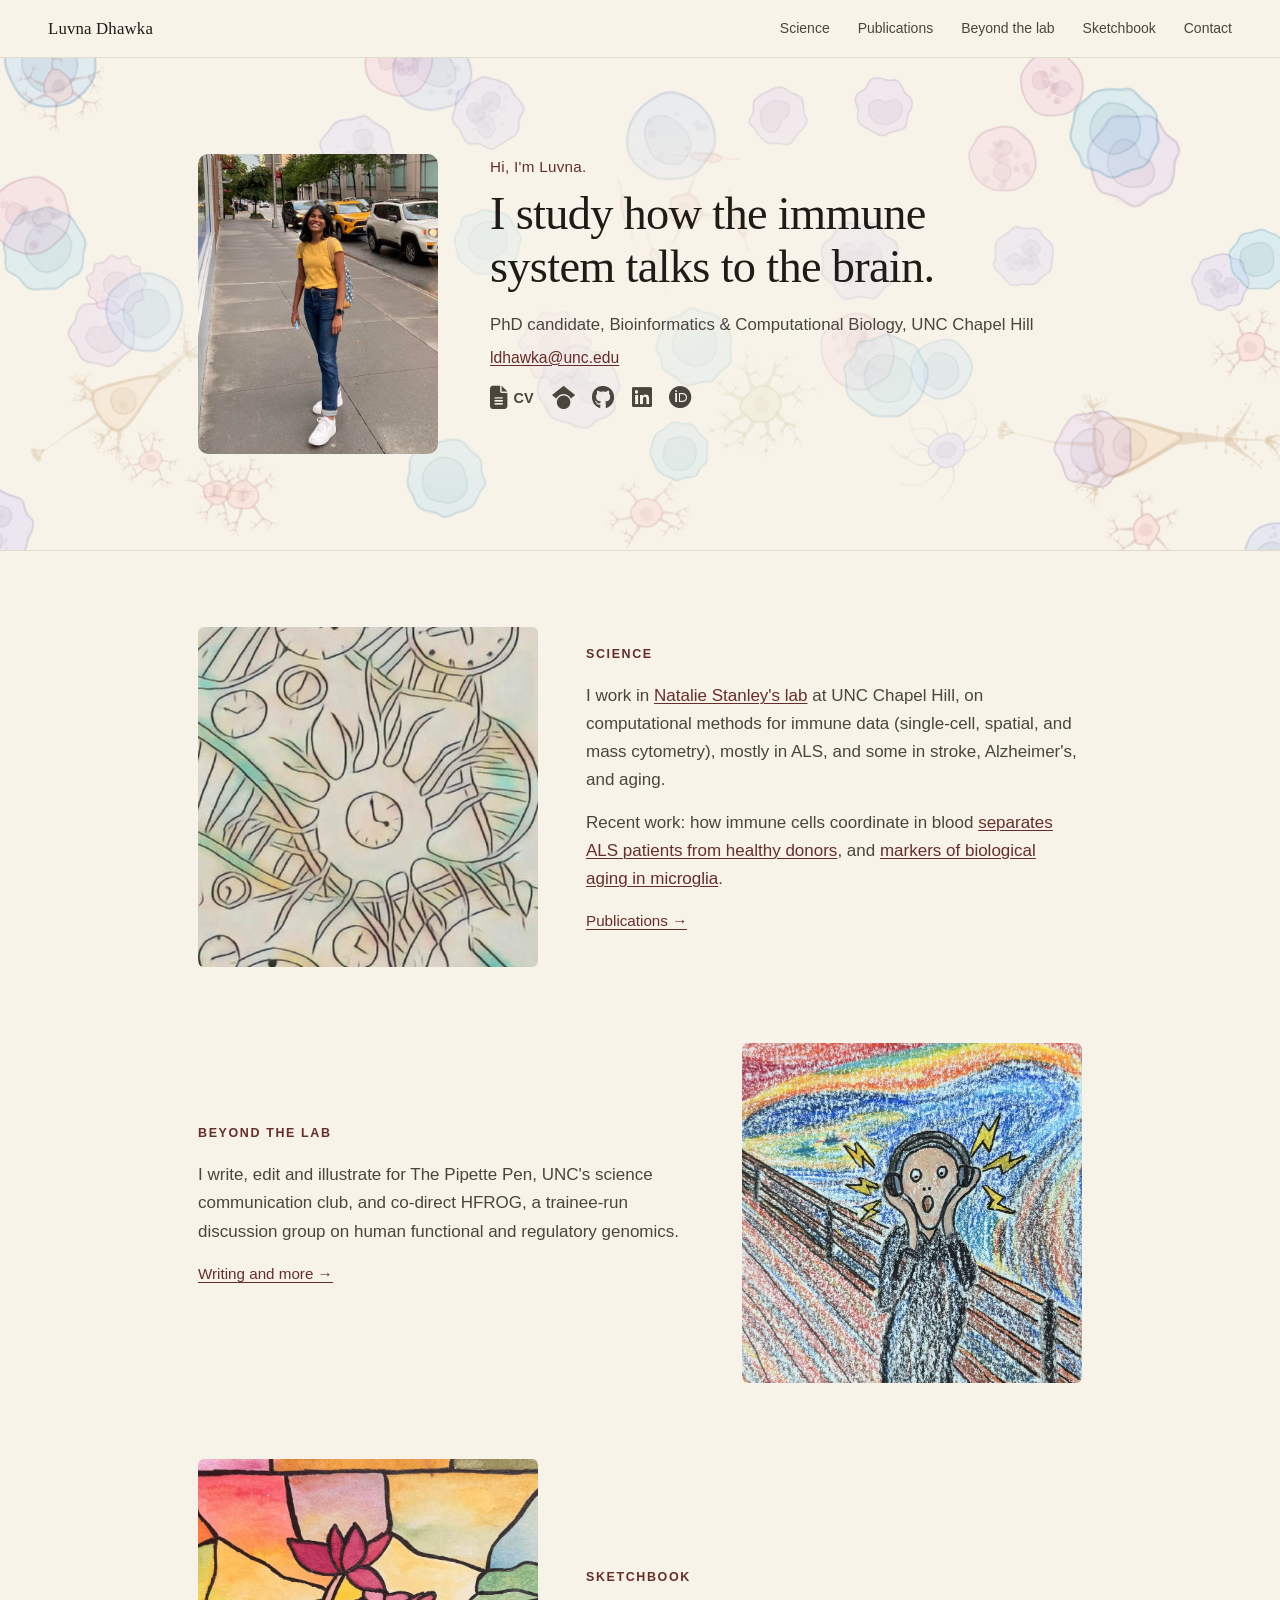
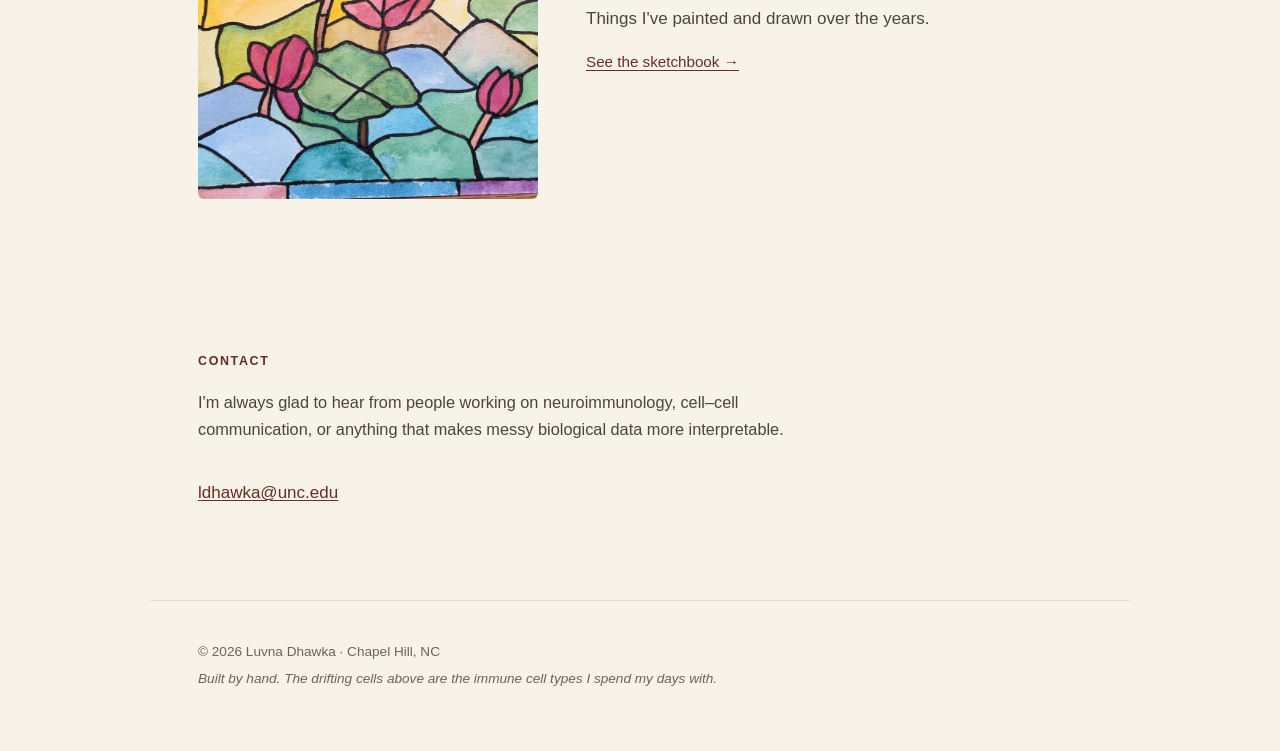
<file: index.html>
<!DOCTYPE html>
<html lang="en">
<head>
<meta charset="utf-8">
<meta name="viewport" content="width=device-width, initial-scale=1">
<title>Luvna Dhawka</title>
<meta name="description" content="Luvna Dhawka, PhD candidate in Bioinformatics and Computational Biology at UNC Chapel Hill, studying neuroimmune cell–cell communication in neurodegenerative disease.">
<meta name="author" content="Luvna Dhawka">

<meta property="og:title" content="Luvna Dhawka">
<meta property="og:description" content="PhD candidate in Bioinformatics and Computational Biology at UNC Chapel Hill. Neuroimmune cell–cell communication in neurodegeneration.">
<meta property="og:type" content="website">
<meta property="og:url" content="https://ldhawka.github.io/">

<link rel="stylesheet" href="https://cdnjs.cloudflare.com/ajax/libs/font-awesome/6.5.1/css/all.min.css" crossorigin="anonymous" referrerpolicy="no-referrer">
<link rel="stylesheet" href="style.css?v=2026-11-06d">
<link rel="icon" href="data:image/svg+xml,<svg xmlns='http://www.w3.org/2000/svg' viewBox='0 0 100 100'><text y='.9em' font-size='90'>🧠</text></svg>">
</head>
<body>

<a class="skip-link" href="#main">Skip to content</a>

<header class="site-header">
  <a class="wordmark" href="#top">Luvna&nbsp;Dhawka</a>
  <nav aria-label="Primary">
    <ul>
      <li><a href="#research">Science</a></li>
      <li><a href="publications.html">Publications</a></li>
      <li><a href="beyond.html">Beyond the lab</a></li>
      <li><a href="sketchbook.html">Sketchbook</a></li>
      <li><a href="#contact">Contact</a></li>
    </ul>
  </nav>
</header>

<main id="main">

  <!-- ───────────────────────── HERO ───────────────────────── -->
  <section id="top" class="hero">
    <canvas id="cell-net" aria-hidden="true"></canvas>

    <div class="hero-inner">
      <div class="portrait">
        <img src="images/portrait.jpg" alt="Luvna Dhawka smiling on a city sidewalk" width="640" height="800">
      </div>

      <div>
        <p class="eyebrow">Hi, I'm Luvna.</p>
        <h1>I study how the immune system talks to the brain.</h1>
        <p class="role">PhD candidate, Bioinformatics &amp; Computational Biology, UNC Chapel Hill</p>
        <p class="hero-email"><a href="mailto:ldhawka@unc.edu">ldhawka@unc.edu</a></p>

        <ul class="icon-links">
          <li><a href="assets/Luvna_Dhawka_CV.pdf" title="CV"><i class="fa-solid fa-file-lines" aria-hidden="true"></i><span>CV</span></a></li>
          <li><a href="https://scholar.google.com/citations?user=3wLXiAsAAAAJ&amp;hl=en" target="_blank" rel="noopener" title="Google Scholar" aria-label="Google Scholar"><i class="fa-brands fa-google-scholar" aria-hidden="true"></i></a></li>
          <li><a href="https://github.com/ldhawka" target="_blank" rel="noopener" title="GitHub" aria-label="GitHub"><i class="fa-brands fa-github" aria-hidden="true"></i></a></li>
          <li><a href="https://www.linkedin.com/in/luvna-dhawka-3a6896117/" target="_blank" rel="noopener" title="LinkedIn" aria-label="LinkedIn"><i class="fa-brands fa-linkedin" aria-hidden="true"></i></a></li>
          <li><a href="https://orcid.org/0000-0001-7666-3060" target="_blank" rel="noopener" title="ORCID" aria-label="ORCID"><i class="fa-brands fa-orcid" aria-hidden="true"></i></a></li>
        </ul>
      </div>
    </div>
  </section>

  <!-- ───────────────────────── SECTIONS ───────────────────────── -->
  <section id="research" class="block">
    <a class="block-img" href="publications.html"><img src="images/sketchbook/microglia-clocks-colour.jpg" width="460" height="460" alt="Line drawing of a branching microglial cell surrounded by clocks."></a>
    <div>
      <h2 class="section-title">Science</h2>
      <p>
        I work in <a href="https://www.nataliestanley.com/" target="_blank" rel="noopener">Natalie Stanley's lab</a>
        at UNC Chapel Hill, on computational methods for immune data (single-cell, spatial,
        and mass cytometry), mostly in ALS, and some in stroke, Alzheimer's, and aging.
      </p>
      <p>
        Recent work: how immune cells coordinate in blood
        <a href="https://doi.org/10.1101/2025.08.26.672381" target="_blank" rel="noopener">separates ALS patients from healthy donors</a>,
        and <a href="https://doi.org/10.1111/acel.70095" target="_blank" rel="noopener">markers of biological aging in microglia</a>.
      </p>
      <p><a class="more-link" href="publications.html">Publications<span aria-hidden="true"> →</span></a></p>
    </div>
  </section>

  <section id="beyond" class="block block-flip">
    <a class="block-img" href="beyond.html"><img src="images/sketchbook/3817.jpg" width="1089" height="1400" alt="A drawing in the style of Munch's The Scream: the screaming figure wears headphones, with yellow lightning bolts around its ears."></a>
    <div>
      <h2 class="section-title">Beyond the lab</h2>
      <p>
        I write, edit and illustrate for The Pipette Pen, UNC's science communication club,
        and co-direct HFROG, a trainee-run discussion group on human functional and
        regulatory genomics.
      </p>
      <p><a class="more-link" href="beyond.html">Writing and more<span aria-hidden="true"> →</span></a></p>
    </div>
  </section>

  <section id="sketchbook" class="block">
    <a class="block-img" href="sketchbook.html"><img src="images/sketchbook/4011.jpg" width="1400" height="929" alt="Stained-glass style painting of pink lotus flowers and leaves over water."></a>
    <div>
      <h2 class="section-title">Sketchbook</h2>
      <p>Things I've painted and drawn over the years.</p>
      <p><a class="more-link" href="sketchbook.html">See the sketchbook<span aria-hidden="true"> →</span></a></p>
    </div>
  </section>

  <!-- ───────────────────────── CONTACT ───────────────────────── -->
  <section id="contact" class="section">
    <h2 class="section-title">Contact</h2>
    <p class="section-intro">
      I'm always glad to hear from people working on neuroimmunology, cell–cell communication,
      or anything that makes messy biological data more interpretable.
    </p>
    <p><a href="mailto:ldhawka@unc.edu">ldhawka@unc.edu</a></p>
  </section>

</main>

<footer class="site-footer">
  <p>© <span id="year">2026</span> Luvna Dhawka · Chapel Hill, NC</p>
  <p class="colophon">Built by hand. The drifting cells above are the immune cell types I spend my days with.</p>
</footer>

<script src="cells.js?v=4" defer></script>
<script>document.getElementById('year').textContent = new Date().getFullYear();</script>
</body>
</html>
</file>
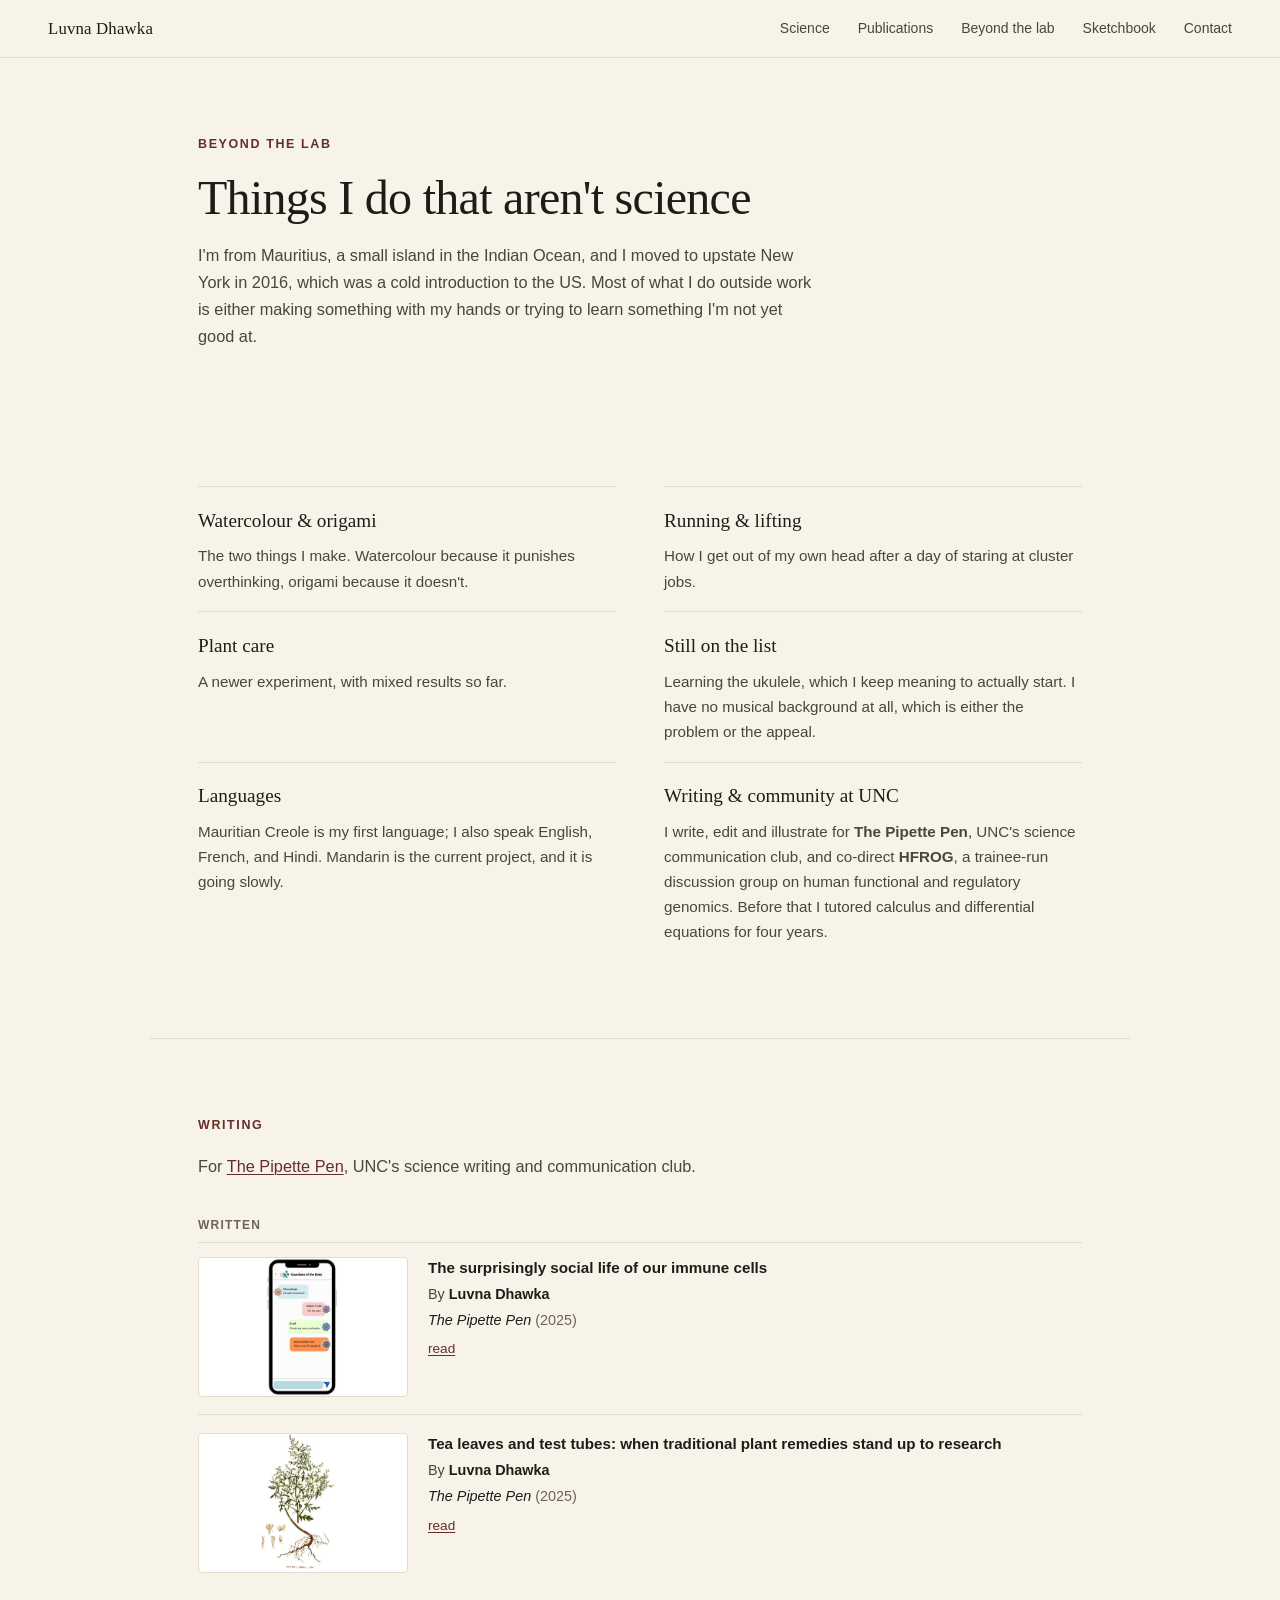
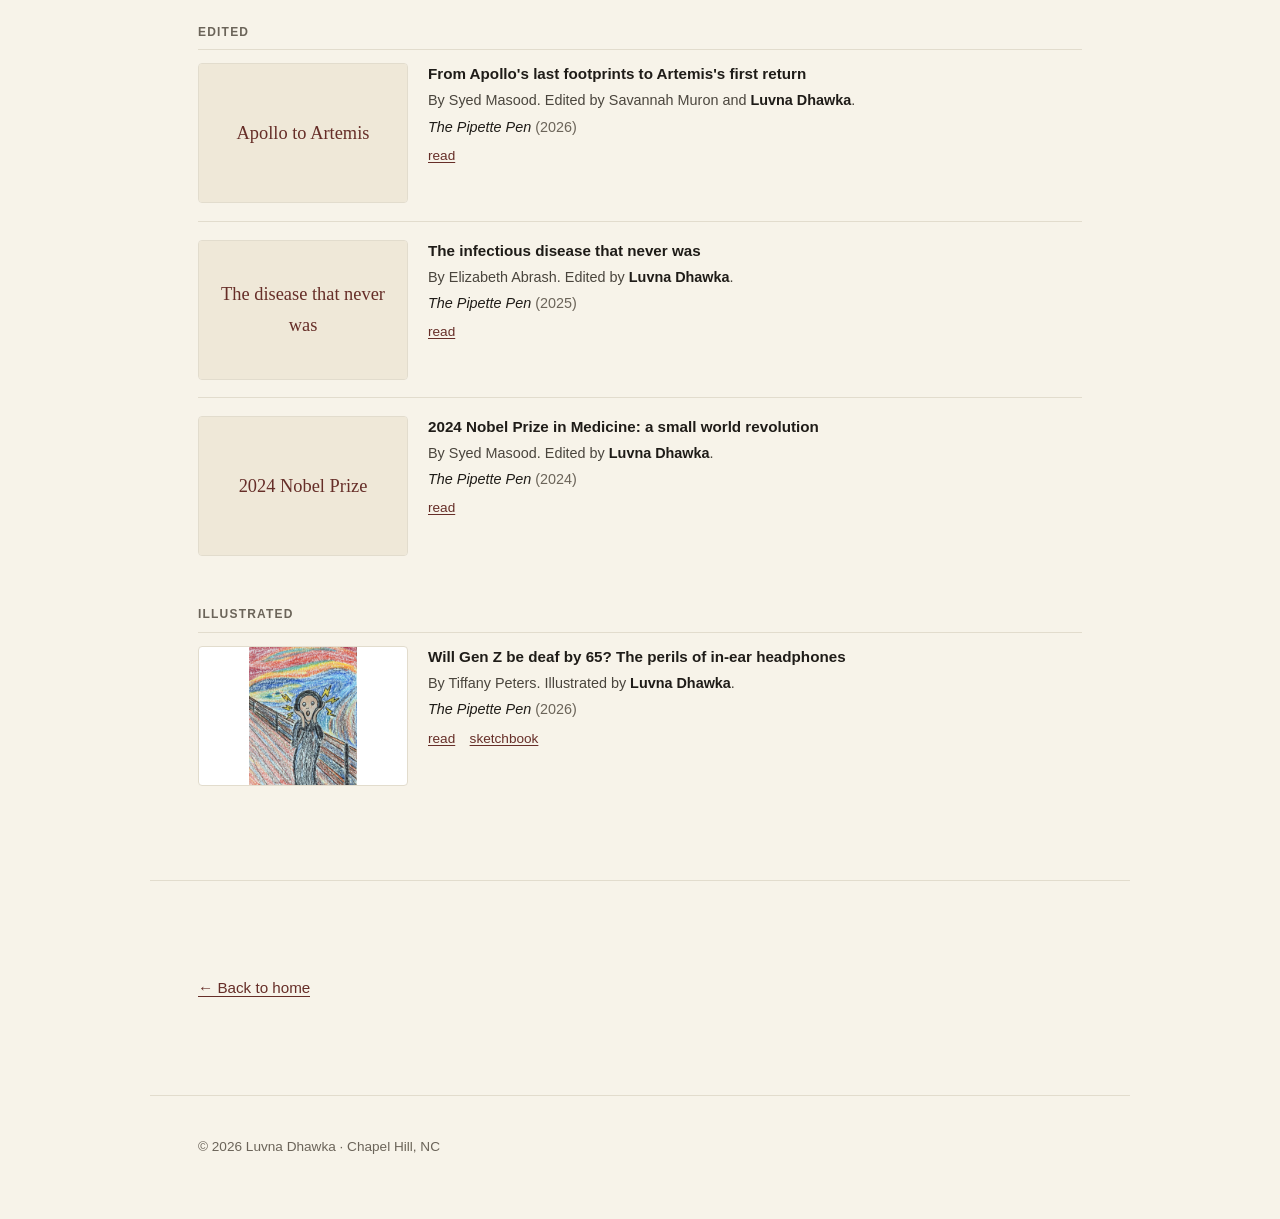
<file: beyond.html>
<!DOCTYPE html>
<html lang="en">
<head>
<meta charset="utf-8">
<meta name="viewport" content="width=device-width, initial-scale=1">
<title>Beyond the lab | Luvna Dhawka</title>
<meta name="description" content="Watercolour, origami, running, languages, and science writing: Luvna Dhawka outside the lab.">
<link rel="stylesheet" href="style.css?v=2026-11-06d">
<link rel="icon" href="data:image/svg+xml,<svg xmlns='http://www.w3.org/2000/svg' viewBox='0 0 100 100'><text y='.9em' font-size='90'>🧠</text></svg>">
</head>
<body>

<a class="skip-link" href="#main">Skip to content</a>

<header class="site-header">
  <a class="wordmark" href="index.html">Luvna&nbsp;Dhawka</a>
  <nav aria-label="Primary">
    <ul>
      <li><a href="index.html#research">Science</a></li>
      <li><a href="publications.html">Publications</a></li>
      <li><a href="beyond.html" aria-current="page">Beyond the lab</a></li>
      <li><a href="sketchbook.html">Sketchbook</a></li>
      <li><a href="index.html#contact">Contact</a></li>
    </ul>
  </nav>
</header>

<main id="main">

  <section class="section page-head">
    <h2 class="section-title">Beyond the lab</h2>
    <h1 class="page-title">Things I do that aren't science</h1>
    <p class="section-intro">
      I'm from Mauritius, a small island in the Indian Ocean, and I moved to upstate
      New York in 2016, which was a cold introduction to the US. Most of what I do
      outside work is either making something with my hands or trying to learn
      something I'm not yet good at.
    </p>
  </section>

  <section class="section">
    <div class="pursuits">

      <article class="pursuit">
        <h3>Watercolour &amp; origami</h3>
        <p>
          The two things I make. Watercolour because it punishes overthinking, origami
          because it doesn't.
        </p>
      </article>

      <article class="pursuit">
        <h3>Running &amp; lifting</h3>
        <p>
          How I get out of my own head after a day of staring at cluster jobs.
        </p>
      </article>

      <article class="pursuit">
        <h3>Plant care</h3>
        <p>
          A newer experiment, with mixed results so far.
        </p>
      </article>

      <article class="pursuit">
        <h3>Still on the list</h3>
        <p>
          Learning the ukulele, which I keep meaning to actually start. I have no musical
          background at all, which is either the problem or the appeal.
        </p>
      </article>

      <article class="pursuit">
        <h3>Languages</h3>
        <p>
          Mauritian Creole is my first language; I also speak English, French, and Hindi.
          Mandarin is the current project, and it is going slowly.
        </p>
      </article>

      <article class="pursuit">
        <h3>Writing &amp; community at UNC</h3>
        <p>
          I write, edit and illustrate for <strong>The Pipette Pen</strong>, UNC's science communication
          club, and co-direct <strong>HFROG</strong>, a trainee-run discussion group on
          human functional and regulatory genomics. Before that I tutored calculus and
          differential equations for four years.
        </p>
      </article>

    </div>
  </section>



  <section class="section" id="writing">
    <h2 class="section-title">Writing</h2>
    <p class="section-intro">For <a href="https://www.thepipettepen.com/" target="_blank" rel="noopener">The Pipette Pen</a>, UNC's science writing and communication club.</p>

    <h3 class="pub-group">Written</h3>
    <ul class="pubs">
      <li class="pub">
        <div class="pub-thumb"><img src="images/writing/immune-cells-chat.jpg" width="540" height="720" loading="lazy" alt="Illustrated phone chat in which immune cells message each other."></div>
        <div class="pub-body">
          <p class="pub-title">The surprisingly social life of our immune cells</p>
          <p class="pub-authors">By <span class="me">Luvna Dhawka</span></p>
          <p class="pub-venue"><em>The Pipette Pen</em> (2025)</p>
          <p class="pub-links"><a href="https://www.thepipettepen.com/the-surprisingly-social-life-of-our-immune-cells/" target="_blank" rel="noopener">read</a></p>
        </div>
      </li>
      <li class="pub">
        <div class="pub-thumb"><img src="images/writing/artemisia.jpg" width="498" height="720" loading="lazy" alt="Botanical illustration of Artemisia annua (Vuyck, 1906)."></div>
        <div class="pub-body">
          <p class="pub-title">Tea leaves and test tubes: when traditional plant remedies stand up to research</p>
          <p class="pub-authors">By <span class="me">Luvna Dhawka</span></p>
          <p class="pub-venue"><em>The Pipette Pen</em> (2025)</p>
          <p class="pub-links"><a href="https://www.thepipettepen.com/tea-leaves-and-test-tubes-when-traditional-plant-remedies-stand-up-to-research/" target="_blank" rel="noopener">read</a></p>
        </div>
      </li>
    </ul>

    <h3 class="pub-group">Edited</h3>
    <ul class="pubs">
      <li class="pub">
        <div class="pub-thumb"><span class="thumb-text">Apollo to Artemis</span></div>
        <div class="pub-body">
          <p class="pub-title">From Apollo's last footprints to Artemis's first return</p>
          <p class="pub-authors">By Syed Masood. Edited by Savannah Muron and <span class="me">Luvna Dhawka</span>.</p>
          <p class="pub-venue"><em>The Pipette Pen</em> (2026)</p>
          <p class="pub-links"><a href="https://www.thepipettepen.com/from-apollos-last-footprints-to-artemiss-first-return/" target="_blank" rel="noopener">read</a></p>
        </div>
      </li>
      <li class="pub">
        <div class="pub-thumb"><span class="thumb-text">The disease that never was</span></div>
        <div class="pub-body">
          <p class="pub-title">The infectious disease that never was</p>
          <p class="pub-authors">By Elizabeth Abrash. Edited by <span class="me">Luvna Dhawka</span>.</p>
          <p class="pub-venue"><em>The Pipette Pen</em> (2025)</p>
          <p class="pub-links"><a href="https://www.thepipettepen.com/the-infectious-disease-that-never-was/" target="_blank" rel="noopener">read</a></p>
        </div>
      </li>
      <li class="pub">
        <div class="pub-thumb"><span class="thumb-text">2024 Nobel Prize</span></div>
        <div class="pub-body">
          <p class="pub-title">2024 Nobel Prize in Medicine: a small world revolution</p>
          <p class="pub-authors">By Syed Masood. Edited by <span class="me">Luvna Dhawka</span>.</p>
          <p class="pub-venue"><em>The Pipette Pen</em> (2024)</p>
          <p class="pub-links"><a href="https://www.thepipettepen.com/2024-nobel-prize-in-medicine-a-small-world-revolution/" target="_blank" rel="noopener">read</a></p>
        </div>
      </li>
    </ul>

    <h3 class="pub-group">Illustrated</h3>
    <ul class="pubs">
      <li class="pub">
        <div class="pub-thumb"><img src="images/writing/scream.jpg" width="560" height="720" loading="lazy" alt="A drawing in the style of Munch's The Scream: the screaming figure wears headphones, with yellow lightning bolts around its ears."></div>
        <div class="pub-body">
          <p class="pub-title">Will Gen Z be deaf by 65? The perils of in-ear headphones</p>
          <p class="pub-authors">By Tiffany Peters. Illustrated by <span class="me">Luvna Dhawka</span>.</p>
          <p class="pub-venue"><em>The Pipette Pen</em> (2026)</p>
          <p class="pub-links"><a href="https://www.thepipettepen.com/will-gen-z-be-deaf-by-65-the-perils-of-in-ear-headphones/" target="_blank" rel="noopener">read</a> <a href="sketchbook.html">sketchbook</a></p>
        </div>
      </li>
    </ul>
  </section>

  <section class="section">
    <p><a class="more-link" href="index.html"><span aria-hidden="true">← </span>Back to home</a></p>
  </section>

</main>

<footer class="site-footer">
  <p>© <span id="year">2026</span> Luvna Dhawka · Chapel Hill, NC</p>
</footer>

<script>document.getElementById('year').textContent = new Date().getFullYear();</script>
</body>
</html>
</file>
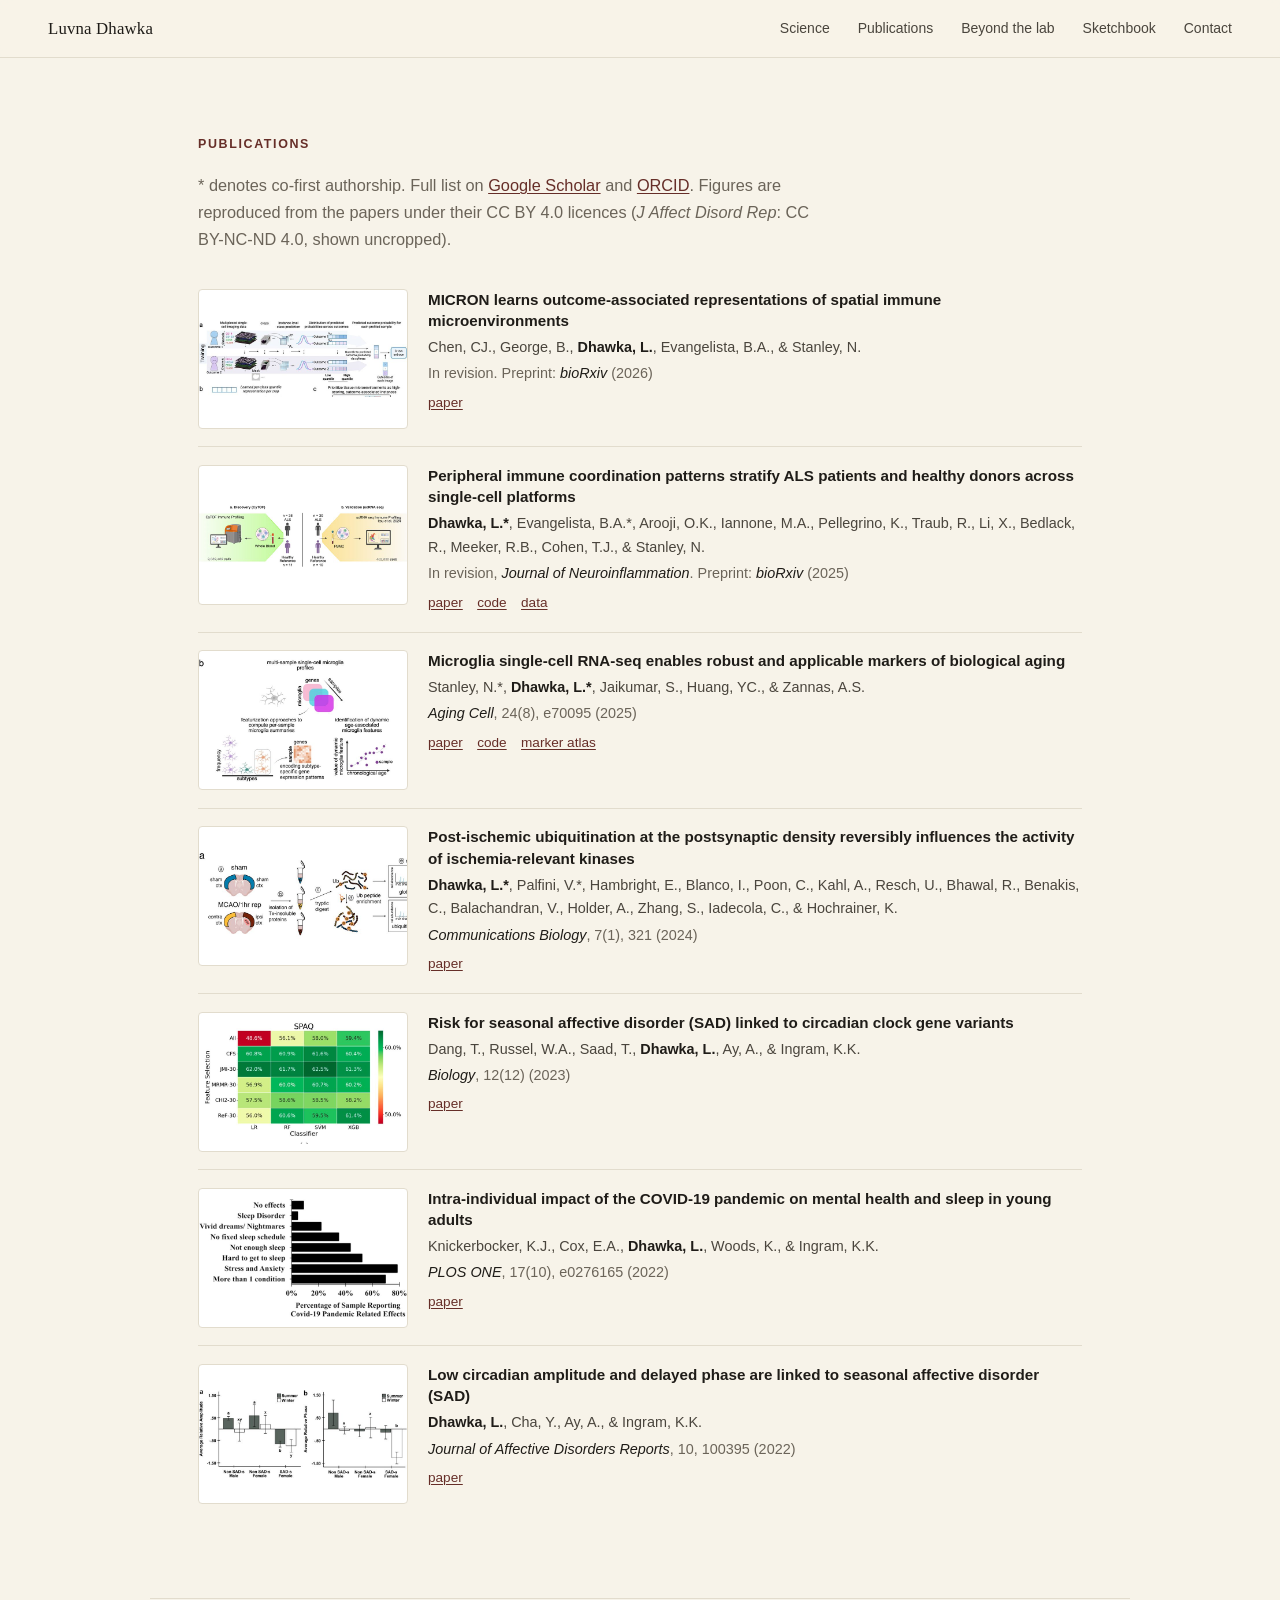
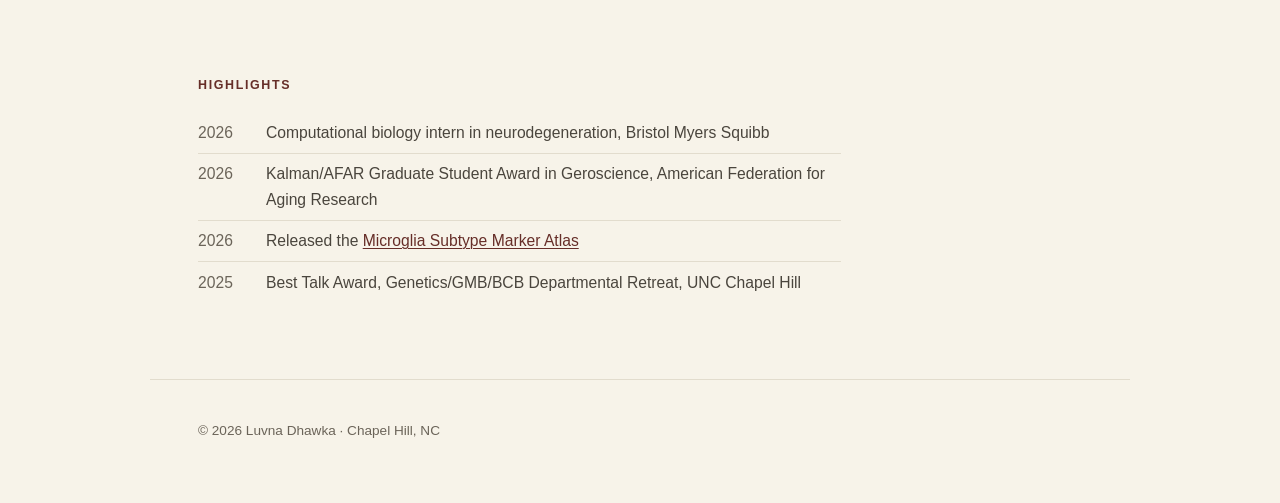
<file: publications.html>
<!DOCTYPE html>
<html lang="en">
<head>
<meta charset="utf-8">
<meta name="viewport" content="width=device-width, initial-scale=1">
<title>Publications | Luvna Dhawka</title>
<meta name="description" content="Publications and highlights from Luvna Dhawka, PhD candidate in Bioinformatics and Computational Biology at UNC Chapel Hill.">
<link rel="stylesheet" href="style.css?v=2026-11-06d">
<link rel="icon" href="data:image/svg+xml,<svg xmlns='http://www.w3.org/2000/svg' viewBox='0 0 100 100'><text y='.9em' font-size='90'>🧠</text></svg>">
</head>
<body>

<a class="skip-link" href="#main">Skip to content</a>

<header class="site-header">
  <a class="wordmark" href="index.html">Luvna&nbsp;Dhawka</a>
  <nav aria-label="Primary">
    <ul>
      <li><a href="index.html#research">Science</a></li>
      <li><a href="publications.html" aria-current="page">Publications</a></li>
      <li><a href="beyond.html">Beyond the lab</a></li>
      <li><a href="sketchbook.html">Sketchbook</a></li>
      <li><a href="index.html#contact">Contact</a></li>
    </ul>
  </nav>
</header>

<main id="main">

  <section id="publications" class="section">
    <h1 class="section-title">Publications</h1>
    <p class="section-intro">
      <span class="muted">* denotes co-first authorship. Full list on
      <a href="https://scholar.google.com/citations?user=3wLXiAsAAAAJ&amp;hl=en" target="_blank" rel="noopener">Google Scholar</a>
      and <a href="https://orcid.org/0000-0001-7666-3060" target="_blank" rel="noopener">ORCID</a>.
      Figures are reproduced from the papers under their CC BY 4.0 licences (<em>J Affect Disord Rep</em>: CC BY-NC-ND 4.0, shown uncropped).</span>
    </p>

    <ol class="pubs">
      <li class="pub">
        <div class="pub-thumb"><img src="images/pubs/micron-2026.jpg" width="720" height="263" loading="lazy" alt="Multi-step diagram of the MICRON model: multiplexed single-cell images are cropped and used to predict outcomes."></div>
        <div class="pub-body">
          <p class="pub-title">MICRON learns outcome-associated representations of spatial immune microenvironments</p>
          <p class="pub-authors">Chen, CJ., George, B., <span class="me">Dhawka, L.</span>, Evangelista, B.A., &amp; Stanley, N.</p>
          <p class="pub-venue">In revision. Preprint: <em>bioRxiv</em> (2026)</p>
          <p class="pub-links">
          <a href="https://doi.org/10.64898/2026.04.14.718488" target="_blank" rel="noopener">paper</a>
          </p>
        </div>
      </li>
      <li class="pub">
        <div class="pub-thumb"><img src="images/pubs/als-2025.jpg" width="720" height="224" loading="lazy" alt="Study overview: discovery cohort profiled by CyTOF (38 ALS, 11 healthy) and validation cohort profiled by scRNA-seq (30 ALS, 10 healthy)."></div>
        <div class="pub-body">
          <p class="pub-title">Peripheral immune coordination patterns stratify ALS patients and healthy donors across single-cell platforms</p>
          <p class="pub-authors"><span class="me">Dhawka, L.*</span>, Evangelista, B.A.*, Arooji, O.K., Iannone, M.A., Pellegrino, K., Traub, R., Li, X., Bedlack, R., Meeker, R.B., Cohen, T.J., &amp; Stanley, N.</p>
          <p class="pub-venue">In revision, <em>Journal of Neuroinflammation</em>. Preprint: <em>bioRxiv</em> (2025)</p>
          <p class="pub-links">
          <a href="https://doi.org/10.1101/2025.08.26.672381" target="_blank" rel="noopener">paper</a>
          <a href="https://github.com/ldhawka/als-cross-platform-classification" target="_blank" rel="noopener">code</a>
          <a href="https://doi.org/10.5281/zenodo.16039495" target="_blank" rel="noopener">data</a>
          </p>
        </div>
      </li>
      <li class="pub">
        <div class="pub-thumb"><img src="images/pubs/aging-cell-2025.jpg" width="720" height="425" loading="lazy" alt="Figure 1b of the paper: per-sample summaries of single-cell microglia profiles used to find microglia features that change with age."></div>
        <div class="pub-body">
          <p class="pub-title">Microglia single-cell RNA-seq enables robust and applicable markers of biological aging</p>
          <p class="pub-authors">Stanley, N.*, <span class="me">Dhawka, L.*</span>, Jaikumar, S., Huang, YC., &amp; Zannas, A.S.</p>
          <p class="pub-venue"><em>Aging Cell</em>, 24(8), e70095 (2025)</p>
          <p class="pub-links">
          <a href="https://doi.org/10.1111/acel.70095" target="_blank" rel="noopener">paper</a>
          <a href="https://github.com/CompCy-lab/microglia-aging-clock" target="_blank" rel="noopener">code</a>
          <a href="https://ldhawka.github.io/microglia-subtype-markers/" target="_blank" rel="noopener">marker atlas</a>
          </p>
        </div>
      </li>
      <li class="pub">
        <div class="pub-thumb"><img src="images/pubs/comms-biol-2024.jpg" width="720" height="316" loading="lazy" alt="Figure 1a of the paper: workflow for isolating and profiling ubiquitinated proteins from mouse cortex after stroke."></div>
        <div class="pub-body">
          <p class="pub-title">Post-ischemic ubiquitination at the postsynaptic density reversibly influences the activity of ischemia-relevant kinases</p>
          <p class="pub-authors"><span class="me">Dhawka, L.*</span>, Palfini, V.*, Hambright, E., Blanco, I., Poon, C., Kahl, A., Resch, U., Bhawal, R., Benakis, C., Balachandran, V., Holder, A., Zhang, S., Iadecola, C., &amp; Hochrainer, K.</p>
          <p class="pub-venue"><em>Communications Biology</em>, 7(1), 321 (2024)</p>
          <p class="pub-links">
          <a href="https://doi.org/10.1038/s42003-024-06009-8" target="_blank" rel="noopener">paper</a>
          </p>
        </div>
      </li>
      <li class="pub">
        <div class="pub-thumb"><img src="images/pubs/biology-2023.jpg" width="720" height="433" loading="lazy" alt="Figure 2a of the paper: heatmap of classifier accuracy across feature-selection methods."></div>
        <div class="pub-body">
          <p class="pub-title">Risk for seasonal affective disorder (SAD) linked to circadian clock gene variants</p>
          <p class="pub-authors">Dang, T., Russel, W.A., Saad, T., <span class="me">Dhawka, L.</span>, Ay, A., &amp; Ingram, K.K.</p>
          <p class="pub-venue"><em>Biology</em>, 12(12) (2023)</p>
          <p class="pub-links">
          <a href="https://doi.org/10.3390/biology12121532" target="_blank" rel="noopener">paper</a>
          </p>
        </div>
      </li>
      <li class="pub">
        <div class="pub-thumb"><img src="images/pubs/plos-one-2022.jpg" width="720" height="409" loading="lazy" alt="Bar chart of the percentage of participants reporting each pandemic-related sleep or mental health effect."></div>
        <div class="pub-body">
          <p class="pub-title">Intra-individual impact of the COVID-19 pandemic on mental health and sleep in young adults</p>
          <p class="pub-authors">Knickerbocker, K.J., Cox, E.A., <span class="me">Dhawka, L.</span>, Woods, K., &amp; Ingram, K.K.</p>
          <p class="pub-venue"><em>PLOS ONE</em>, 17(10), e0276165 (2022)</p>
          <p class="pub-links">
          <a href="https://doi.org/10.1371/journal.pone.0276165" target="_blank" rel="noopener">paper</a>
          </p>
        </div>
      </li>
      <li class="pub">
        <div class="pub-thumb"><img src="images/pubs/jadr-2022.jpg" width="720" height="302" loading="lazy" alt="Bar charts of relative circadian amplitude and phase in summer and winter for people with and without SAD."></div>
        <div class="pub-body">
          <p class="pub-title">Low circadian amplitude and delayed phase are linked to seasonal affective disorder (SAD)</p>
          <p class="pub-authors"><span class="me">Dhawka, L.</span>, Cha, Y., Ay, A., &amp; Ingram, K.K.</p>
          <p class="pub-venue"><em>Journal of Affective Disorders Reports</em>, 10, 100395 (2022)</p>
          <p class="pub-links">
          <a href="https://doi.org/10.1016/j.jadr.2022.100395" target="_blank" rel="noopener">paper</a>
          </p>
        </div>
      </li>
    </ol>
  </section>


  <!-- ───────────────────────── HIGHLIGHTS ───────────────────────── -->
  <section id="highlights" class="section">
    <h2 class="section-title">Highlights</h2>
    <ul class="highlights">
      <li><span class="hl-year">2026</span> <span>Computational biology intern in neurodegeneration, Bristol Myers Squibb</span></li>
      <li><span class="hl-year">2026</span> <span>Kalman/AFAR Graduate Student Award in Geroscience, American Federation for Aging Research</span></li>
      <li><span class="hl-year">2026</span> <span>Released the <a href="https://ldhawka.github.io/microglia-subtype-markers/" target="_blank" rel="noopener">Microglia Subtype Marker Atlas</a></span></li>
      <li><span class="hl-year">2025</span> <span>Best Talk Award, Genetics/GMB/BCB Departmental Retreat, UNC Chapel Hill</span></li>
    </ul>
  </section>


</main>

<footer class="site-footer">
  <p>© <span id="year">2026</span> Luvna Dhawka · Chapel Hill, NC</p>
</footer>

<script>document.getElementById('year').textContent = new Date().getFullYear();</script>
</body>
</html>
</file>
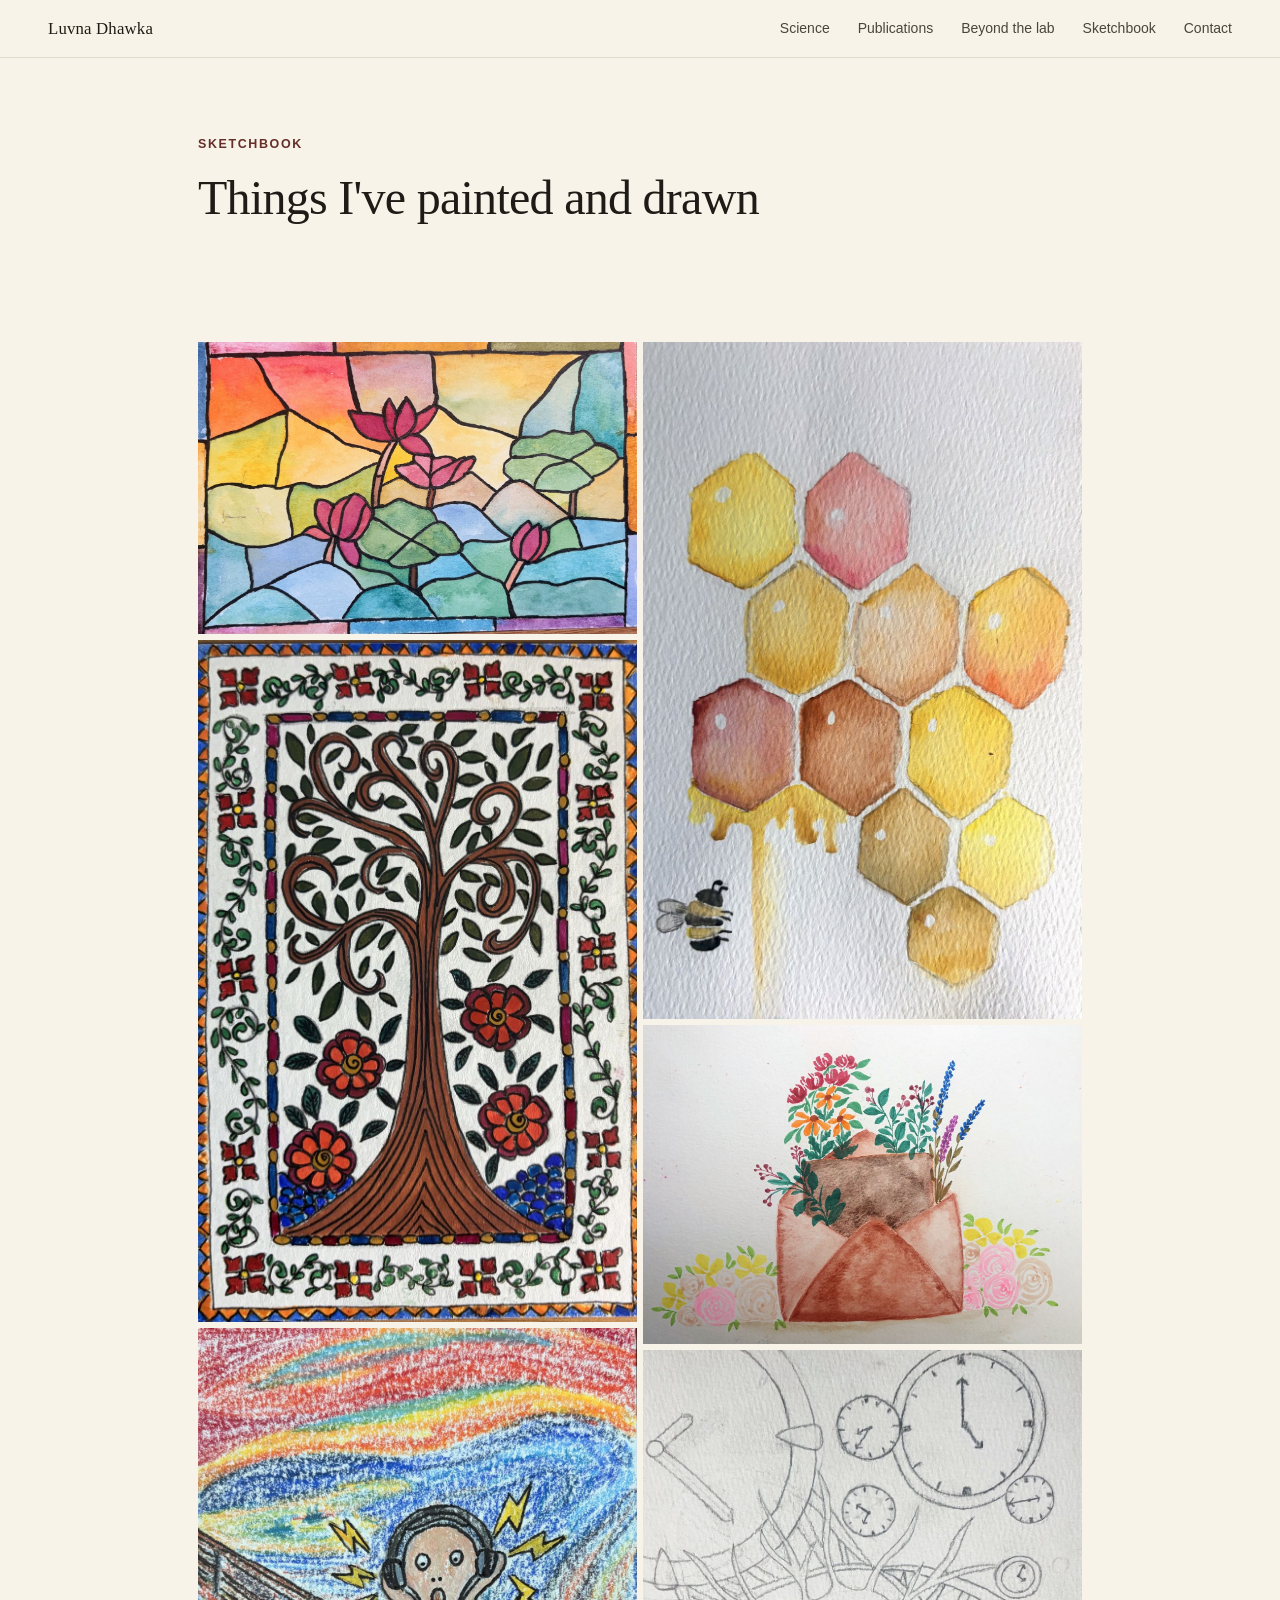
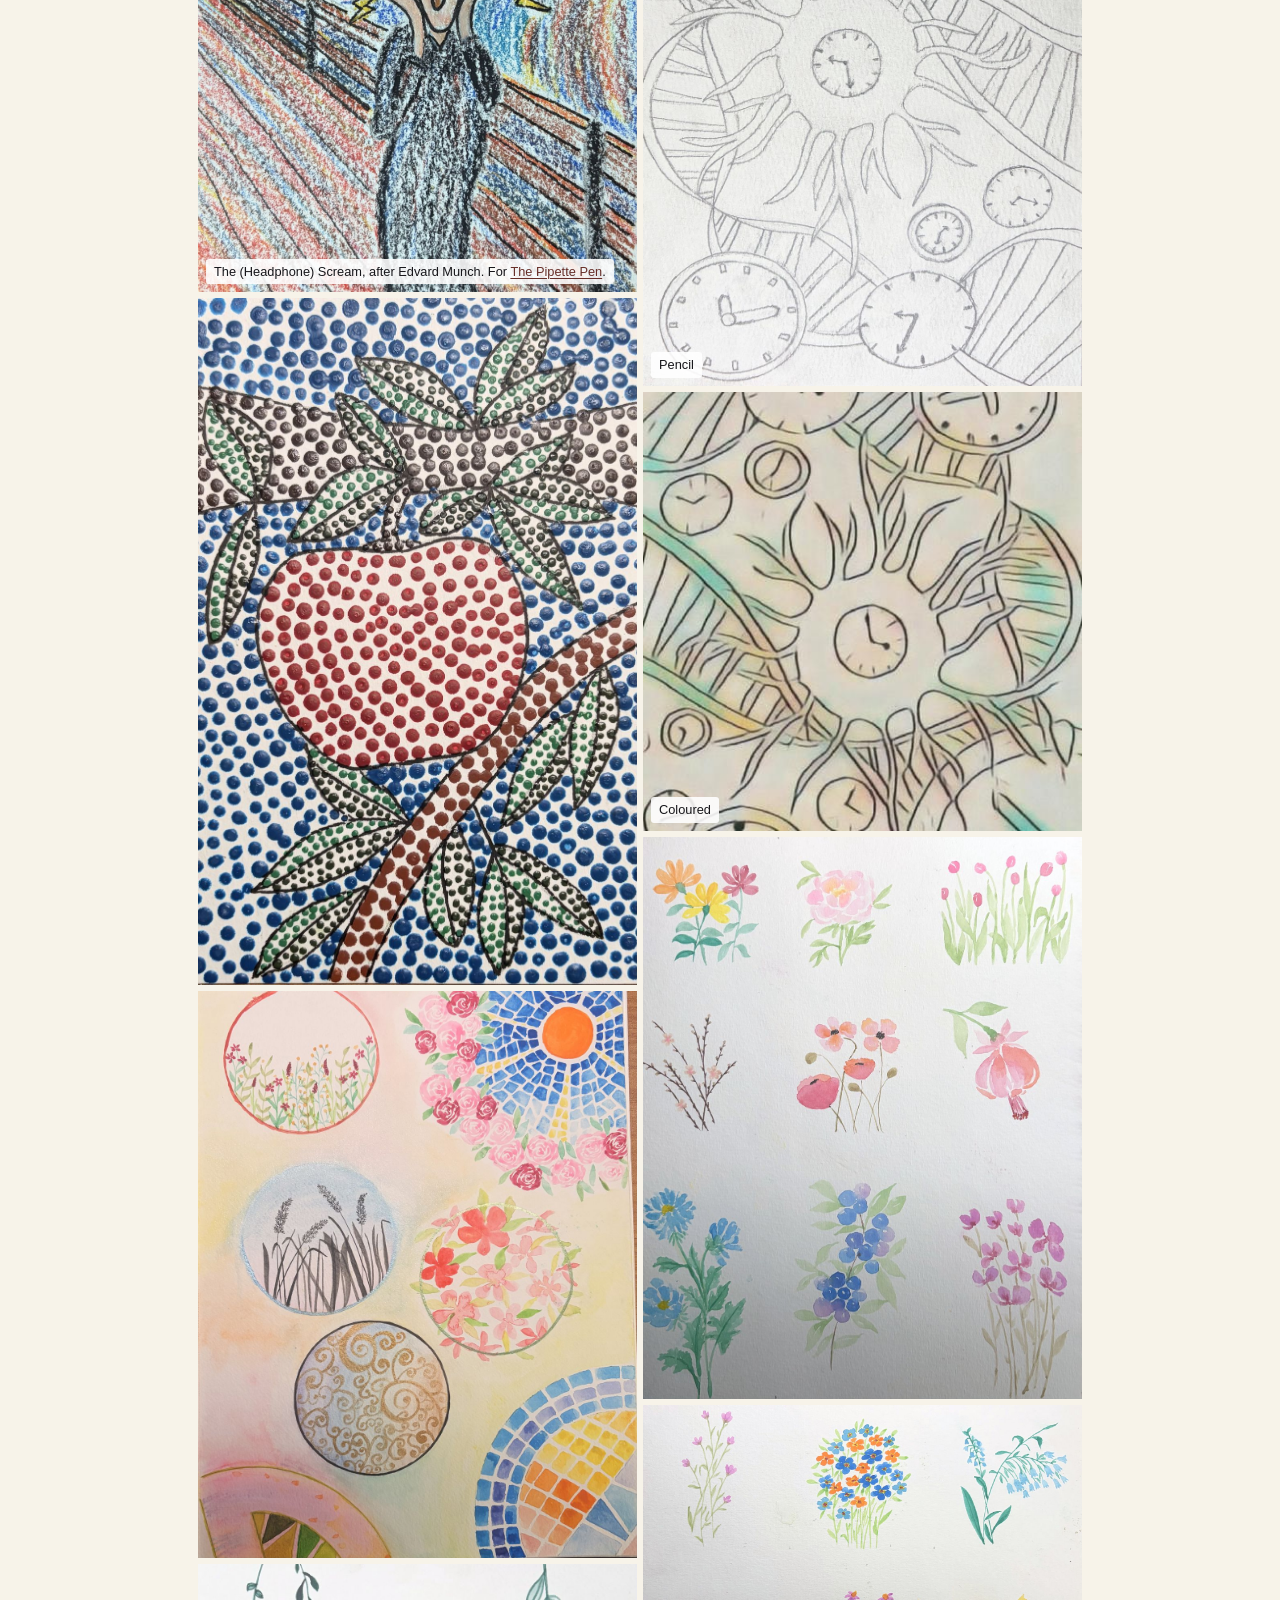
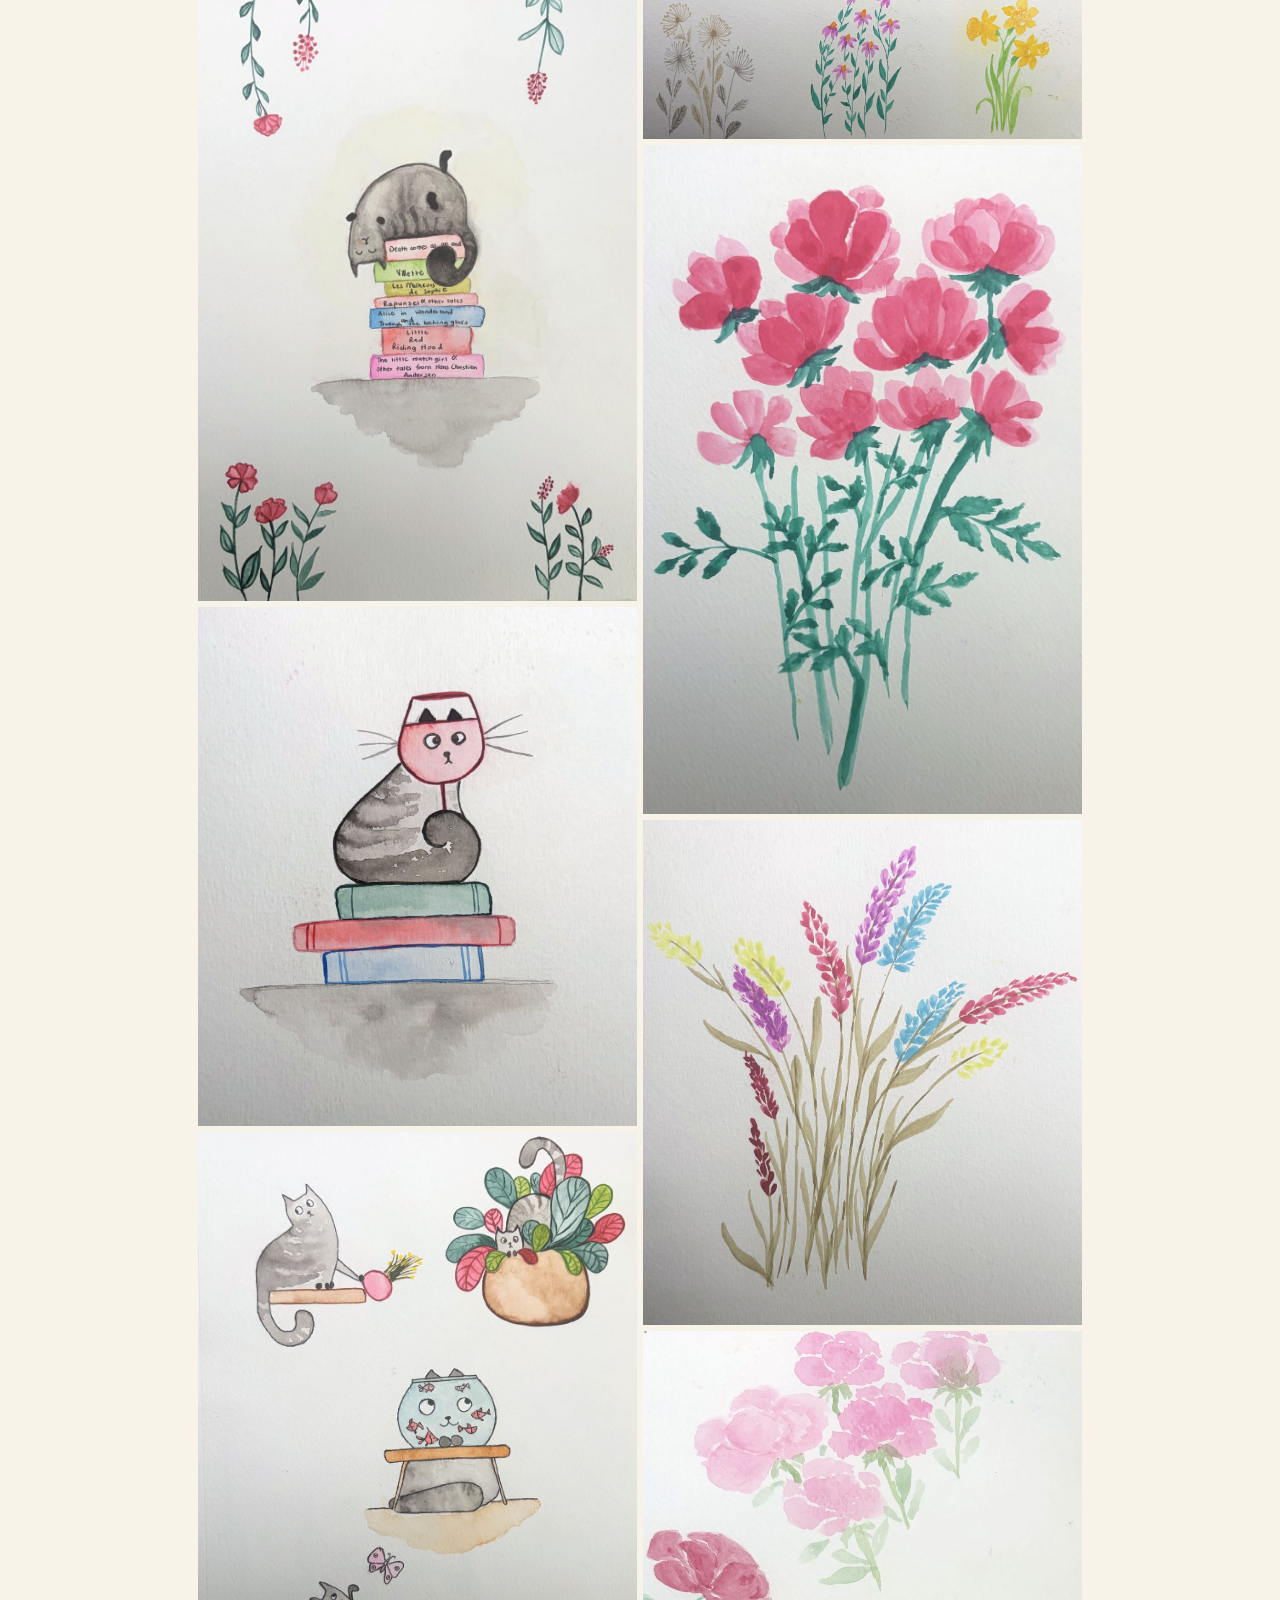
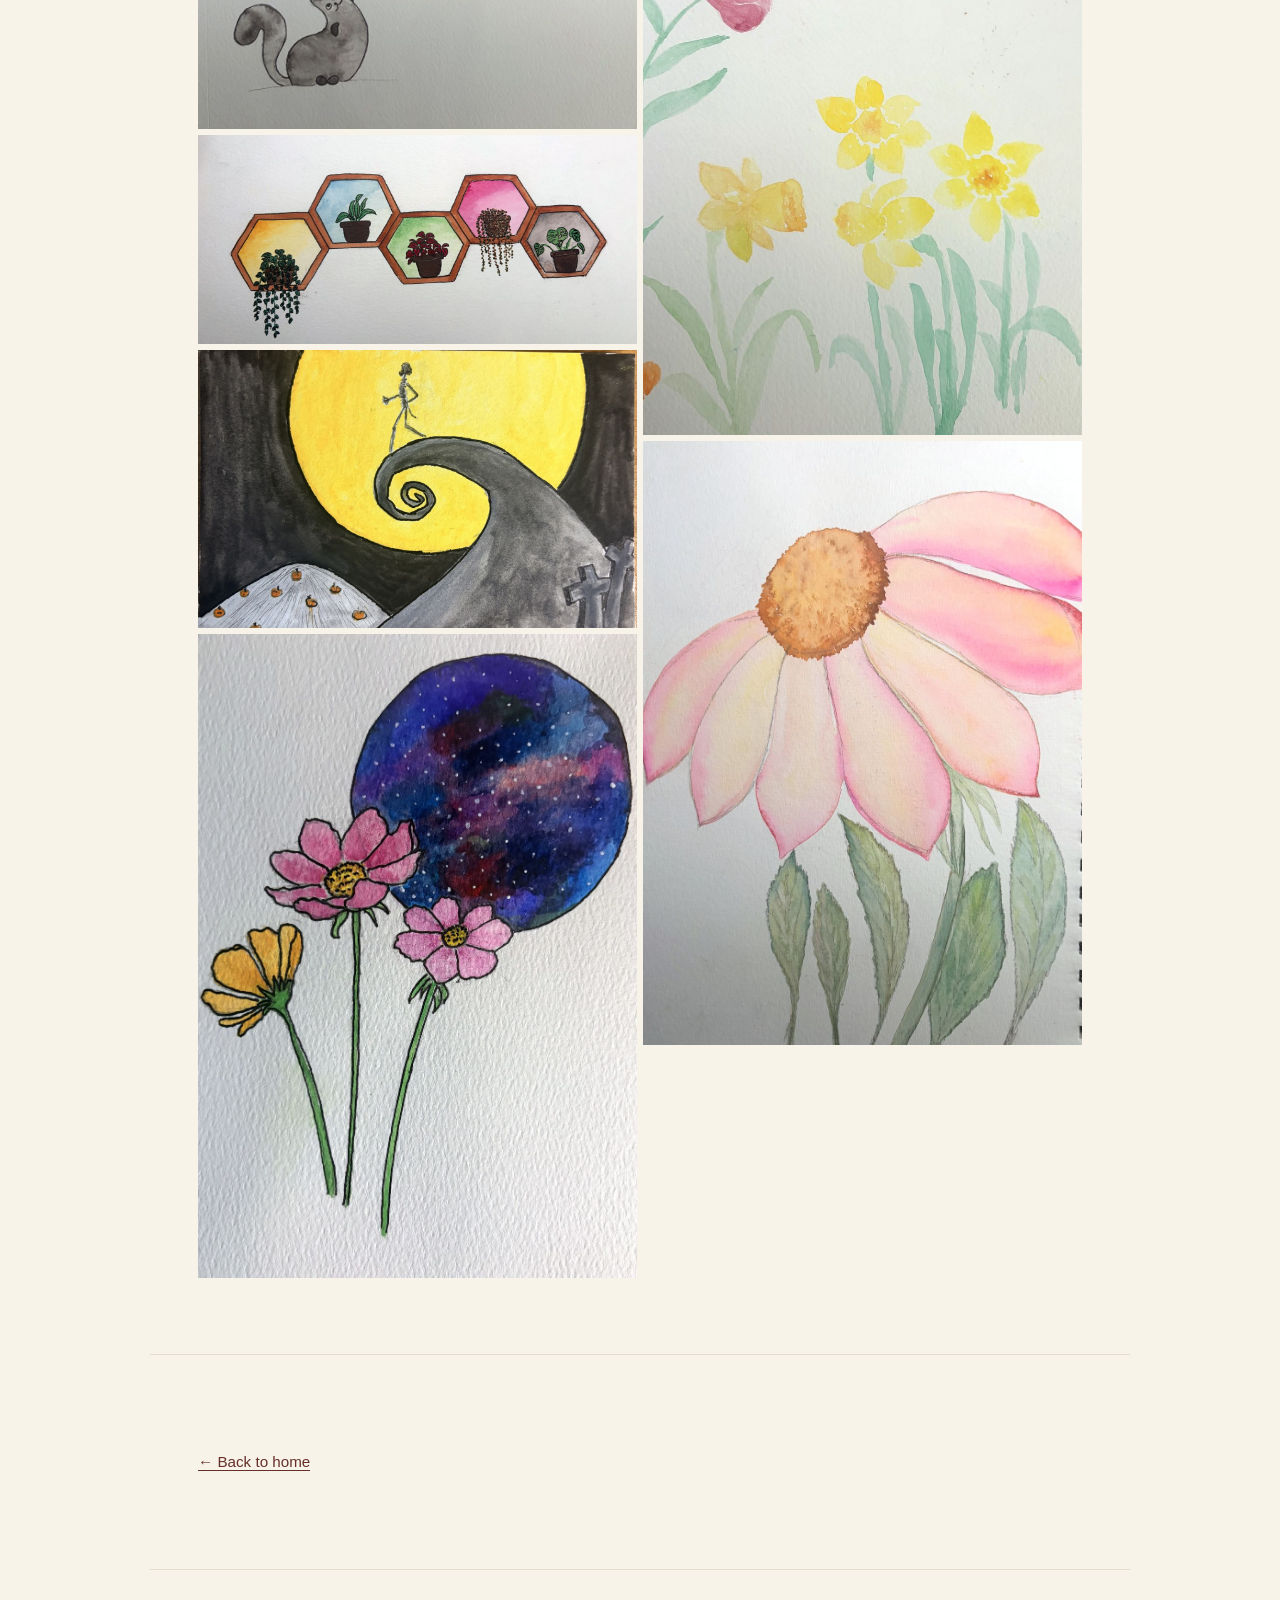
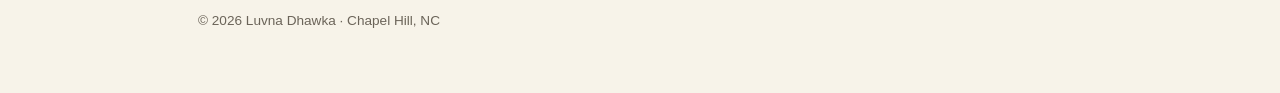
<file: sketchbook.html>
<!DOCTYPE html>
<html lang="en">
<head>
<meta charset="utf-8">
<meta name="viewport" content="width=device-width, initial-scale=1">
<title>Sketchbook | Luvna Dhawka</title>
<meta name="description" content="Things Luvna Dhawka has painted and drawn over the years.">
<link rel="stylesheet" href="style.css?v=2026-11-06d">
<link rel="icon" href="data:image/svg+xml,<svg xmlns='http://www.w3.org/2000/svg' viewBox='0 0 100 100'><text y='.9em' font-size='90'>🧠</text></svg>">
</head>
<body>

<a class="skip-link" href="#main">Skip to content</a>

<header class="site-header">
  <a class="wordmark" href="index.html">Luvna&nbsp;Dhawka</a>
  <nav aria-label="Primary">
    <ul>
      <li><a href="index.html#research">Science</a></li>
      <li><a href="publications.html">Publications</a></li>
      <li><a href="beyond.html">Beyond the lab</a></li>
      <li><a href="sketchbook.html" aria-current="page">Sketchbook</a></li>
      <li><a href="index.html#contact">Contact</a></li>
    </ul>
  </nav>
</header>

<main id="main">

  <section class="section page-head">
    <h2 class="section-title">Sketchbook</h2>
    <h1 class="page-title">Things I've painted and drawn</h1>
  </section>

  <section class="section">
    <div class="sketch">
      <figure class="art">
        <a href="images/sketchbook/4011.jpg"><img src="images/sketchbook/4011.jpg" width="1400" height="929" loading="lazy" alt="Stained-glass style painting of pink lotus flowers and leaves over water."></a>
        
      </figure>
      <figure class="art">
        <a href="images/sketchbook/4014.jpg"><img src="images/sketchbook/4014.jpg" width="901" height="1400" loading="lazy" alt="Tree with curling branches and red flowers inside a patterned floral border."></a>
        
      </figure>
      <figure class="art">
        <a href="images/sketchbook/3817.jpg"><img src="images/sketchbook/3817.jpg" width="1089" height="1400" loading="lazy" alt="A drawing in the style of Munch&#x27;s The Scream: the screaming figure wears headphones, with yellow lightning bolts around its ears."></a>
        <figcaption>The (Headphone) Scream, after Edvard Munch. For <a href="https://www.thepipettepen.com/will-gen-z-be-deaf-by-65-the-perils-of-in-ear-headphones/" target="_blank" rel="noopener">The Pipette Pen</a>.</figcaption>
      </figure>
      <figure class="art">
        <a href="images/sketchbook/4012.jpg"><img src="images/sketchbook/4012.jpg" width="895" height="1400" loading="lazy" alt="An apple on a branch, painted entirely in dots on a blue dotted background."></a>
        
      </figure>
      <figure class="art">
        <a href="images/sketchbook/4001.jpg"><img src="images/sketchbook/4001.jpg" width="1084" height="1400" loading="lazy" alt="Circles of flowers, grasses and swirls with mosaic suns, on a soft painted wash."></a>
        
      </figure>
      <figure class="art">
        <a href="images/sketchbook/4002.jpg"><img src="images/sketchbook/4002.jpg" width="964" height="1400" loading="lazy" alt="A grey cat curled up on a stack of books, with hanging vines and red flowers."></a>
        
      </figure>
      <figure class="art">
        <a href="images/sketchbook/4003.jpg"><img src="images/sketchbook/4003.jpg" width="1184" height="1400" loading="lazy" alt="A tabby cat with a cat-ear mug on its head, sitting on three books."></a>
        
      </figure>
      <figure class="art">
        <a href="images/sketchbook/4004.jpg"><img src="images/sketchbook/4004.jpg" width="1031" height="1400" loading="lazy" alt="Cats playing: one with a toy, one in a plant pot, one under a fishbowl, one chasing a butterfly."></a>
        
      </figure>
      <figure class="art">
        <a href="images/sketchbook/4006.jpg"><img src="images/sketchbook/4006.jpg" width="1400" height="668" loading="lazy" alt="Hexagon shelves holding small potted plants."></a>
        
      </figure>
      <figure class="art">
        <a href="images/sketchbook/4015.jpg"><img src="images/sketchbook/4015.jpg" width="1400" height="888" loading="lazy" alt="A stick figure walking up a spiral hill in front of a huge yellow moon."></a>
        
      </figure>
      <figure class="art">
        <a href="images/sketchbook/4019.jpg"><img src="images/sketchbook/4019.jpg" width="955" height="1400" loading="lazy" alt="Pink and yellow cosmos flowers in front of a galaxy-filled circle."></a>
        
      </figure>
      <figure class="art">
        <a href="images/sketchbook/4018.jpg"><img src="images/sketchbook/4018.jpg" width="908" height="1400" loading="lazy" alt="Watercolour honeycomb with dripping honey and a small bee."></a>
        
      </figure>
      <figure class="art">
        <a href="images/sketchbook/3996.jpg"><img src="images/sketchbook/3996.jpg" width="1400" height="1015" loading="lazy" alt="A bouquet of flowers bursting out of an open envelope."></a>
        
      </figure>
      <figure class="art">
        <a href="images/sketchbook/4007.jpg"><img src="images/sketchbook/4007.jpg" width="966" height="1400" loading="lazy" alt="Pencil sketch of a branching microglial cell with clocks and strands of DNA."></a>
        <figcaption>Pencil</figcaption>
      </figure>
      <figure class="art">
        <a href="images/sketchbook/microglia-clocks-colour.jpg"><img src="images/sketchbook/microglia-clocks-colour.jpg" width="460" height="460" loading="lazy" alt="Coloured version of the microglia and clocks drawing."></a>
        <figcaption>Coloured</figcaption>
      </figure>
      <figure class="art">
        <a href="images/sketchbook/3997.jpg"><img src="images/sketchbook/3997.jpg" width="1093" height="1400" loading="lazy" alt="A sheet of small watercolour flower studies."></a>
        
      </figure>
      <figure class="art">
        <a href="images/sketchbook/3999.jpg"><img src="images/sketchbook/3999.jpg" width="1400" height="1065" loading="lazy" alt="A sheet of six watercolour flower studies."></a>
        
      </figure>
      <figure class="art">
        <a href="images/sketchbook/3994.jpg"><img src="images/sketchbook/3994.jpg" width="918" height="1400" loading="lazy" alt="Red watercolour flowers in a bunch."></a>
        
      </figure>
      <figure class="art">
        <a href="images/sketchbook/3995.jpg"><img src="images/sketchbook/3995.jpg" width="1217" height="1400" loading="lazy" alt="Tall stems of lavender-like flowers in many colours."></a>
        
      </figure>
      <figure class="art">
        <a href="images/sketchbook/3998.jpg"><img src="images/sketchbook/3998.jpg" width="873" height="1400" loading="lazy" alt="Pink flowers above yellow daffodils."></a>
        
      </figure>
      <figure class="art">
        <a href="images/sketchbook/4005.jpg"><img src="images/sketchbook/4005.jpg" width="1019" height="1400" loading="lazy" alt="A large pink coneflower."></a>
        
      </figure>
    </div>
  </section>

  <section class="section">
    <p><a class="more-link" href="index.html"><span aria-hidden="true">← </span>Back to home</a></p>
  </section>

</main>

<footer class="site-footer">
  <p>© <span id="year">2026</span> Luvna Dhawka · Chapel Hill, NC</p>
</footer>

<script>document.getElementById('year').textContent = new Date().getFullYear();</script>
</body>
</html>
</file>
<file: style.css>
/* ============================================================
   Luvna Dhawka — personal site
   Cream paper, dark ink, one brick accent taken from her paintings.
   ============================================================ */

:root {
  --bg:        #f7f3e9;
  --surface:   #fdfbf5;
  --ink:       #1f1c18;
  --ink-soft:  #4a453d;
  --muted:     #6b6459;
  --rule:      #e2dccd;
  --accent:    #662e28;
  --accent-2:  #8c4a40;
  --accent-bg: #efe8d8;

  --serif: "Iowan Old Style", "Palatino Linotype", Palatino, Georgia, "Times New Roman", serif;
  --sans:  -apple-system, BlinkMacSystemFont, "Segoe UI", Inter, Helvetica, Arial, sans-serif;

  --measure: 68ch;
  --page: 980px;
}

@media (prefers-color-scheme: dark) {
  :root {
    --bg:        #191613;
    --surface:   #221e1a;
    --ink:       #efe9df;
    --ink-soft:  #cfc7ba;
    --muted:     #9b9285;
    --rule:      #35302a;
    --accent:    #dfa597;
    --accent-2:  #eabfb3;
    --accent-bg: #2c2420;
  }
}

* { box-sizing: border-box; }

html { scroll-behavior: smooth; scroll-padding-top: 5rem; }

body {
  margin: 0;
  background: var(--bg);
  color: var(--ink);
  font-family: var(--sans);
  font-size: 17px;
  line-height: 1.65;
  -webkit-font-smoothing: antialiased;
}

a { color: var(--accent); text-decoration-thickness: 1px; text-underline-offset: 2px; }
a:hover { color: var(--ink); }

strong { font-weight: 650; }
.muted { color: var(--muted); }

.skip-link {
  position: absolute; left: -9999px;
  background: var(--accent); color: #fff; padding: .6rem 1rem; z-index: 100;
}
.skip-link:focus { left: 1rem; top: 1rem; }

/* ── header ───────────────────────────────────────────────── */

.site-header {
  position: sticky; top: 0; z-index: 20;
  display: flex; align-items: center; justify-content: space-between;
  gap: 1.5rem;
  padding: .9rem clamp(1.25rem, 5vw, 3rem);
  background: color-mix(in srgb, var(--bg) 88%, transparent);
  backdrop-filter: saturate(180%) blur(12px);
  border-bottom: 1px solid var(--rule);
}

.wordmark {
  font-family: var(--serif);
  font-size: 1.05rem;
  letter-spacing: .01em;
  color: var(--ink);
  text-decoration: none;
}

.site-header nav ul {
  display: flex; gap: clamp(.9rem, 2.5vw, 1.75rem);
  list-style: none; margin: 0; padding: 0;
}
.site-header nav a {
  font-size: .875rem;
  color: var(--ink-soft);
  text-decoration: none;
  padding-bottom: 2px;
  border-bottom: 1.5px solid transparent;
}
.site-header nav a:hover { color: var(--accent); border-bottom-color: var(--accent); }

/* ── hero ─────────────────────────────────────────────────── */

.hero { position: relative; overflow: hidden; border-bottom: 1px solid var(--rule); }

#cell-net {
  position: absolute; inset: 0;
  width: 100%; height: 100%;
  pointer-events: none;
  /* Gentle fade over the text column only — cells stay full strength around
     the edges, so density can stay high without fighting the copy. */
  -webkit-mask-image: radial-gradient(ellipse 52% 58% at 46% 50%,
                        rgba(0,0,0,.18) 0%, rgba(0,0,0,.55) 55%, #000 100%);
          mask-image: radial-gradient(ellipse 52% 58% at 46% 50%,
                        rgba(0,0,0,.18) 0%, rgba(0,0,0,.55) 55%, #000 100%);
  /* Opacity is controlled inside cells.js via `presence`, not here — setting it
     twice just double-dims the layer. */
}

.hero-inner {
  position: relative;
  max-width: var(--page);
  margin: 0 auto;
  padding: clamp(3rem, 9vw, 6rem) clamp(1.25rem, 5vw, 3rem);
  display: grid;
  grid-template-columns: 240px 1fr;
  gap: clamp(1.75rem, 5vw, 3.25rem);
  align-items: start;
}

.portrait img,
.portrait-placeholder {
  width: 240px; height: auto; aspect-ratio: 4 / 5;
  border-radius: 10px;
  object-fit: cover;
  display: grid; place-items: center;
}
.portrait-placeholder {
  background: var(--accent-bg);
  color: var(--accent);
  font-family: var(--serif);
  font-size: 3rem;
  letter-spacing: .04em;
  border: 1px solid var(--rule);
}

.eyebrow {
  margin: 0 0 .5rem;
  font-size: .95rem;
  color: var(--accent);
  letter-spacing: .02em;
}

.hero h1 {
  font-family: var(--serif);
  font-weight: 400;
  font-size: clamp(1.85rem, 4.4vw, 2.9rem);
  line-height: 1.15;
  letter-spacing: -0.015em;
  margin: 0 0 1.1rem;
  max-width: 20ch;
}

.lede {
  margin: 0 0 1.6rem;
  max-width: var(--measure);
  font-size: 1.05rem;
  color: var(--ink-soft);
}

.hero-links { display: flex; flex-wrap: wrap; gap: .6rem; list-style: none; margin: 0; padding: 0; }

.btn {
  display: inline-block;
  padding: .5rem 1rem;
  border: 1px solid var(--rule);
  border-radius: 999px;
  background: var(--surface);
  color: var(--ink-soft);
  font-size: .875rem;
  text-decoration: none;
  transition: border-color .15s, color .15s;
}
.btn:hover { border-color: var(--accent); color: var(--accent); }
.btn-primary { background: var(--accent); border-color: var(--accent); color: #fff; }
.btn-primary:hover { background: var(--ink); border-color: var(--ink); color: var(--bg); }

/* In dark mode the accent is a pale lavender, so white-on-accent would drop to
   roughly 1.9:1. Flip the label to the dark ink instead. */
@media (prefers-color-scheme: dark) {
  .btn-primary { color: #17171b; }
  .btn-primary:hover { background: var(--ink); border-color: var(--ink); color: #17171b; }
}

/* ── sections ─────────────────────────────────────────────── */

.section {
  max-width: var(--page);
  margin: 0 auto;
  padding: clamp(3rem, 7vw, 4.75rem) clamp(1.25rem, 5vw, 3rem);
  border-bottom: 1px solid var(--rule);
}
.section:last-of-type { border-bottom: 0; }

.section-title {
  font-family: var(--sans);
  font-size: .78rem;
  font-weight: 600;
  letter-spacing: .13em;
  text-transform: uppercase;
  color: var(--accent);
  margin: 0 0 1.1rem;
}

.section-intro {
  max-width: var(--measure);
  margin: 0 0 2.25rem;
  font-size: 1.02rem;
  color: var(--ink-soft);
}

/* ── publications ─────────────────────────────────────────── */

.pub-group {
  font-family: var(--sans);
  font-size: .75rem;
  font-weight: 600;
  letter-spacing: .1em;
  text-transform: uppercase;
  color: var(--muted);
  margin: 2rem 0 .85rem;
  padding-bottom: .4rem;
  border-bottom: 1px solid var(--rule);
}
.pub-group:first-of-type { margin-top: 0; }

.pubs { margin: 0; padding-left: 1.4rem; }
.pubs li {
  margin-bottom: 1.05rem;
  padding-left: .35rem;
  font-size: .95rem;
  color: var(--ink-soft);
  max-width: 78ch;
}
.pubs li::marker { color: var(--muted); font-size: .85em; }
.pubs em { color: var(--ink); }
.me { color: var(--ink); font-weight: 650; }

/* ── beyond / contact ─────────────────────────────────────── */

.two-col {
  display: grid;
  grid-template-columns: repeat(auto-fit, minmax(280px, 1fr));
  gap: clamp(1.5rem, 4vw, 3rem);
}
.two-col h3 {
  font-family: var(--serif);
  font-weight: 400;
  font-size: 1.2rem;
  margin: 0 0 .6rem;
}
.two-col p { margin: 0 0 .9rem; color: var(--ink-soft); max-width: 54ch; }

.contact-list {
  display: flex; flex-wrap: wrap; gap: .5rem 1.75rem;
  list-style: none; margin: 0; padding: 0;
  font-size: 1rem;
}

/* ── availability note (hero, optional) ───────────────────── */

.availability {
  margin: 0 0 1.5rem;
  padding: .7rem 1rem;
  border-left: 2px solid var(--accent);
  background: var(--accent-bg);
  border-radius: 0 6px 6px 0;
  font-size: .95rem;
  color: var(--ink-soft);
  max-width: 56ch;
}

/* ── prose (science section) ───────────────────────────────── */

.prose { max-width: 68ch; }

.prose p {
  margin: 0 0 1.15rem;
  font-size: 1.05rem;
  line-height: 1.72;
  color: var(--ink-soft);
}
.prose p:last-child { margin-bottom: 0; }
.prose a { color: var(--accent); }
.prose a:hover { color: var(--ink); }

/* ── beyond-the-lab page ──────────────────────────────────── */

.pursuits {
  display: grid;
  grid-template-columns: repeat(auto-fit, minmax(280px, 1fr));
  gap: 0 clamp(1.5rem, 4vw, 3rem);
}

.pursuit {
  padding: 1.1rem 0;
  border-top: 1px solid var(--rule);
}

.pursuit h3 {
  font-family: var(--serif);
  font-weight: 400;
  font-size: 1.2rem;
  margin: 0 0 .45rem;
}

.pursuit p {
  margin: 0;
  font-size: .95rem;
  color: var(--ink-soft);
  max-width: 52ch;
}

/* ── hobby page ───────────────────────────────────────────── */

.more-link { font-size: .95rem; text-decoration: none; border-bottom: 1px solid currentColor; }
.more-link:hover { border-bottom-color: transparent; }

.page-head { padding-bottom: 1.5rem; border-bottom: 0; }

.page-title {
  font-family: var(--serif);
  font-weight: 400;
  font-size: clamp(2rem, 5vw, 3rem);
  line-height: 1.1;
  letter-spacing: -0.015em;
  margin: 0 0 1.1rem;
}

.gallery {
  display: grid;
  grid-template-columns: repeat(auto-fill, minmax(240px, 1fr));
  gap: 1.25rem;
}

.shot { margin: 0; }

.shot img {
  width: 100%;
  aspect-ratio: 1 / 1;
  object-fit: cover;
  border-radius: 8px;
  background: var(--accent-bg);
  border: 1px solid var(--rule);
  display: block;
  transition: transform .2s;
}
.shot img:hover { transform: scale(1.015); }

.shot figcaption {
  margin-top: .55rem;
  font-size: .85rem;
  line-height: 1.5;
  color: var(--muted);
}

/* ── footer ───────────────────────────────────────────────── */

.site-footer {
  max-width: var(--page);
  margin: 0 auto;
  padding: 2.5rem clamp(1.25rem, 5vw, 3rem) 3.5rem;
  border-top: 1px solid var(--rule);
  color: var(--muted);
  font-size: .85rem;
}
.site-footer p { margin: 0 0 .3rem; }
.colophon { font-style: italic; }

/* ── responsive ───────────────────────────────────────────── */

@media (max-width: 640px) {
  .hero-inner { grid-template-columns: 1fr; }
  .portrait img, .portrait-placeholder { width: 200px; font-size: 2.2rem; }
  .site-header { flex-direction: column; align-items: flex-start; gap: .6rem; }
  html { scroll-padding-top: 7.5rem; }
}

@media (prefers-reduced-motion: reduce) {
  html { scroll-behavior: auto; }
  /* The canvas stays visible: cells.js detects reduced-motion itself and paints
     a single static frame rather than animating. Hiding it here would throw
     away the artwork instead of just the movement. */
  .shot img:hover { transform: none; }
}

/* ── publications, one card per paper (2026-11-05) ─────── */

.pubs { list-style: none; margin: 0; padding: 0; }
.pubs li.pub {
  display: grid;
  grid-template-columns: 210px 1fr;
  gap: 1.25rem;
  align-items: start;
  margin: 0;
  padding: 1.1rem 0;
  max-width: none;
  border-top: 1px solid var(--rule);
}
.pubs li.pub:first-child { border-top: 0; padding-top: 0; }
.pubs li.pub > * { min-width: 0; }
.pub-thumb {
  width: 210px;
  aspect-ratio: 3 / 2;
  display: flex; align-items: center; justify-content: center;
  background: #fff;
  border: 1px solid var(--rule);
  border-radius: 4px;
  overflow: hidden;
}
.pub-thumb img { width: 100%; height: 100%; object-fit: contain; }
.pub-body p { margin: 0; }
.pub-title { font-weight: 650; color: var(--ink); line-height: 1.4; }
.pub-authors { margin-top: .3rem !important; font-size: .9rem; color: var(--ink-soft); }
.pub-venue { margin-top: .15rem !important; font-size: .9rem; color: var(--muted); }
.pub-links { margin-top: .35rem !important; display: flex; flex-wrap: wrap; gap: .2rem .9rem; font-size: .85rem; }

/* ── highlights ───────────────────────────────────────────── */

.highlights { list-style: none; margin: 0; padding: 0; max-width: var(--measure); }
.highlights li {
  display: grid;
  grid-template-columns: 3.5rem 1fr;
  gap: .75rem;
  padding: .45rem 0;
  border-bottom: 1px solid var(--rule);
  color: var(--ink-soft);
  font-size: .98rem;
}
.highlights li:last-child { border-bottom: 0; }
.hl-year { color: var(--muted); font-variant-numeric: tabular-nums; }

/* ── writing list ─────────────────────────────────────────── */


/* ── sketchbook: masonry columns, after janiyer.com/pastryportfolio.html ── */

.sketch { column-count: 2; column-gap: 6px; }
.sketch-group { margin-top: 3rem; }
.art { margin: 0 0 6px; position: relative; break-inside: avoid; }
.art img { display: block; width: 100%; height: auto; background: var(--surface); }
.art figcaption {
  position: absolute; left: 8px; bottom: 8px;
  font-size: .8rem; line-height: 1.35;
  color: #17171b;
  background: rgba(255,255,255,.88);
  padding: .25rem .5rem; border-radius: 3px;
  max-width: calc(100% - 16px);
}
.art figcaption a { color: #662e28; }

@media (max-width: 640px) {
  .pubs li.pub { grid-template-columns: 1fr; gap: .75rem; }
  .pub-thumb { width: 100%; max-width: 360px; }
  .pubs li { overflow-wrap: anywhere; }
  .sketch { column-count: 1; }
}

/* ── hero role, email + icon links, after chencookie.github.io ── */

.role { margin: 0 0 .35rem; font-size: 1.05rem; color: var(--ink-soft); }
.hero-email { margin: 0 0 1rem; font-size: .98rem; }
.icon-links { display: flex; flex-wrap: wrap; align-items: center; gap: 1.1rem; list-style: none; margin: 0; padding: 0; }
.icon-links a { display: inline-flex; align-items: center; gap: .4rem; color: var(--ink-soft); text-decoration: none; font-size: 1.45rem; line-height: 1; }
.icon-links a span { font-size: .9rem; font-weight: 600; letter-spacing: .02em; }
.icon-links a:hover { color: var(--accent); }

/* ── landing page blocks, one image + short blurb each, after janiyer.com ── */

.block {
  max-width: var(--page);
  margin: 0 auto;
  padding: clamp(3rem, 7vw, 4.75rem) clamp(1.25rem, 5vw, 3rem);
  display: grid;
  grid-template-columns: 340px 1fr;
  gap: 3rem;
  align-items: center;
}
.block + .block { padding-top: 0; }
.block-flip { grid-template-columns: 1fr 340px; }
.block-flip .block-img { order: 2; }
.block-img { display: block; }
.block-img img {
  display: block;
  width: 100%;
  height: 340px;
  object-fit: cover;
  border-radius: 6px;
}
.block p { margin: 0 0 .9rem; color: var(--ink-soft); }
.block .section-title { margin-top: 0; }

@media (max-width: 640px) {
  .block, .block-flip { grid-template-columns: 1fr; gap: 1.25rem; }
  .block-flip .block-img { order: 0; }
  .block-img img { height: 240px; }
  .site-header nav ul { flex-wrap: wrap; row-gap: .15rem; }
  .site-header nav a { white-space: nowrap; }
}

/* text tile for a card with no usable image */
.thumb-text {
  display: grid; place-items: center; width: 100%; height: 100%; padding: 1rem;
  background: var(--accent-bg); color: var(--accent);
  font-family: var(--serif); font-size: 1.15rem; text-align: center;
}
</file>
